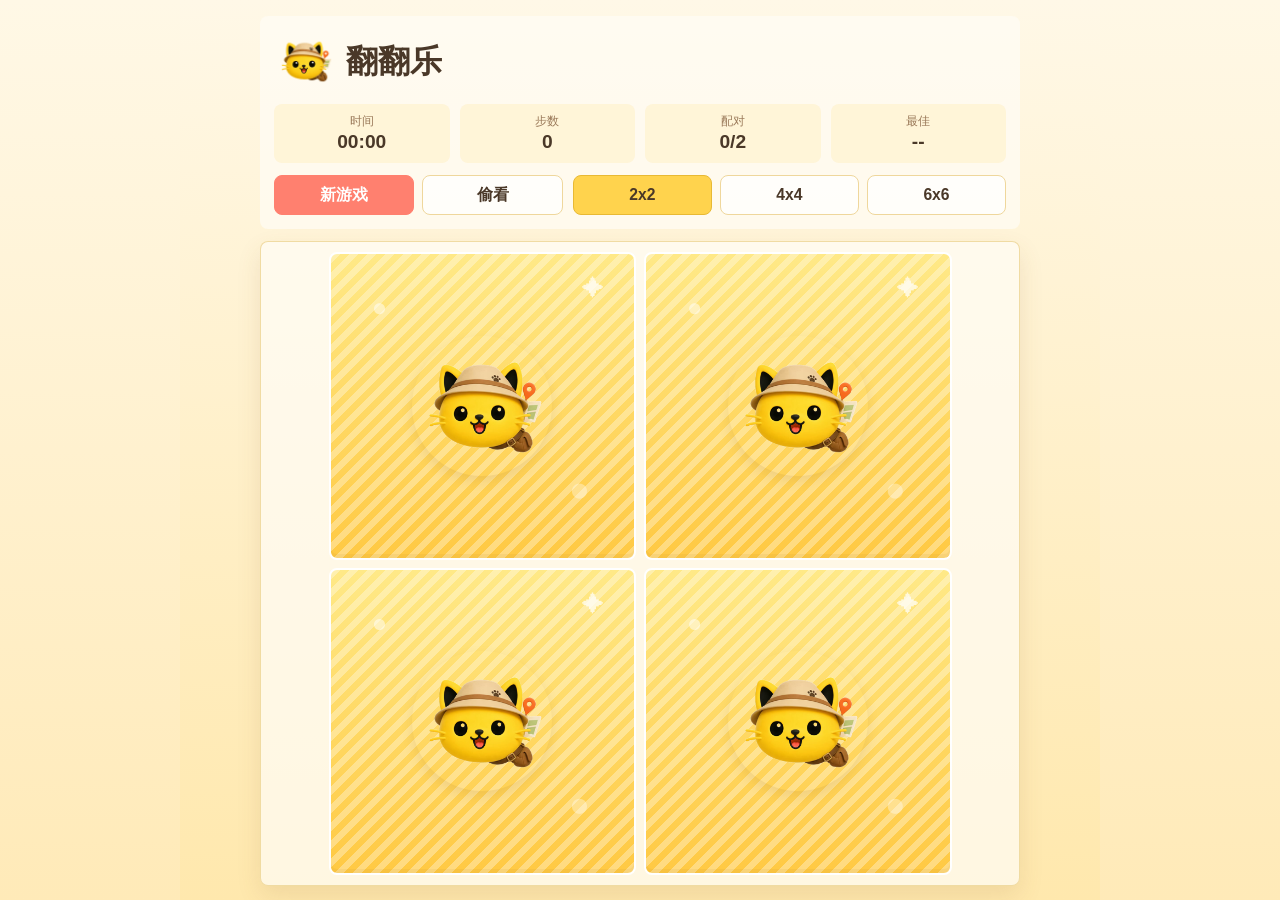
<file: index.html>
<!doctype html>
<html lang="zh-CN">
  <head>
    <meta charset="utf-8" />
    <meta name="viewport" content="width=device-width, initial-scale=1" />
    <title>Minerva Match</title>
    <link rel="preload" href="res/logo.png" as="image" fetchpriority="high" />
    <link rel="prefetch" href="res/nice.png" as="image" />
    <style>
      :root {
        color-scheme: light;
        --paper: #fff6dc;
        --paper-2: #fffdf6;
        --ink: #4a3828;
        --muted: #9a7959;
        --line: #efd79c;
        --coral: #ff806f;
        --gold: #ffd34d;
        --blue: #8cc8e9;
        --shadow: 0 10px 24px rgba(128, 89, 42, 0.12);
        --card-radius: 8px;
        --game-width: min(430px, 100%);
        --panel-width: min(430px, 100%);
        --board-size: 280px;
        --ui-scale: 1;
      }

      * {
        box-sizing: border-box;
      }

      html,
      body {
        height: 100%;
        overflow: hidden;
      }

      body {
        margin: 0;
        width: 100%;
        color: var(--ink);
        font-family: "Avenir Next", "PingFang SC", "Hiragino Sans GB", sans-serif;
        background: linear-gradient(180deg, #fff8e6 0%, #ffeab8 100%);
      }

      button,
      input,
      select {
        font: inherit;
      }

      button {
        border: 0;
        cursor: pointer;
      }

      button:disabled {
        cursor: not-allowed;
        opacity: 0.5;
      }

      .app {
        width: var(--game-width);
        max-width: 100%;
        height: 100svh;
        height: 100dvh;
        margin: 0 auto;
        padding: 6px 8px 8px;
        display: grid;
        grid-template-rows: auto minmax(0, 1fr);
        gap: 6px;
        align-items: start;
      }

      .topbar {
        display: grid;
        width: min(100%, var(--panel-width));
        min-width: 0;
        max-width: 100%;
        justify-self: center;
        gap: 6px;
        padding: 6px;
        border-radius: 8px;
        background: transparent;
        box-shadow: none;
      }

      .playbar {
        display: grid;
        grid-template-columns: 2fr 3fr;
        gap: 6px;
        min-width: 0;
        align-items: stretch;
      }

      .brand {
        display: flex;
        align-items: center;
        justify-content: flex-start;
        gap: 7px;
      }

      .mark {
        width: calc(42px * var(--ui-scale));
        height: calc(42px * var(--ui-scale));
        border: 0;
        border-radius: 0;
        background: url("res/logo.png") center / contain no-repeat;
        box-shadow: none;
      }

      h1 {
        margin: 0;
        font-family: "Avenir Next", "PingFang SC", "Hiragino Sans GB", sans-serif;
        font-size: calc(1.45rem * var(--ui-scale));
        line-height: 1;
        letter-spacing: 0;
        color: var(--ink);
      }

      .subtitle {
        display: none;
      }

      .status-strip {
        display: grid;
        grid-template-columns: repeat(4, minmax(0, 1fr));
        gap: calc(6px * var(--ui-scale));
        min-width: 0;
      }

      .meter {
        border: 0;
        background: rgba(255, 236, 183, 0.42);
        padding: calc(6px * var(--ui-scale)) calc(5px * var(--ui-scale)) calc(5px * var(--ui-scale));
        border-radius: 8px;
        min-width: 0;
        line-height: 1.2;
        text-align: center;
      }

      .meter span {
        display: block;
        color: var(--muted);
        font-size: calc(0.62rem * var(--ui-scale));
      }

      .meter strong {
        display: block;
        margin-top: 1px;
        font-size: calc(0.9rem * var(--ui-scale));
        color: #4a3828;
      }

      .board-wrap {
        position: relative;
        width: min(100%, var(--panel-width));
        min-width: 0;
        max-width: 100%;
        margin: 0 auto;
        padding: 6px;
        border: 1px solid rgba(239, 215, 156, 0.9);
        border-radius: 8px;
        background: rgba(255, 253, 246, 0.72);
        box-shadow: var(--shadow);
        overflow: hidden;
      }

      .board-wrap::before {
        display: none;
      }

      .board {
        position: relative;
        display: grid;
        grid-template-columns: repeat(var(--cols), minmax(0, 1fr));
        grid-template-rows: repeat(var(--cols), minmax(0, 1fr));
        width: var(--board-size);
        height: var(--board-size);
        margin: 0 auto;
        gap: 5px;
        z-index: 1;
      }

      .card {
        position: relative;
        min-width: 0;
        min-height: 0;
        border-radius: var(--card-radius);
        perspective: 900px;
      }

      .card-button {
        width: 100%;
        height: 100%;
        padding: 0;
        background: transparent;
        border-radius: var(--card-radius);
        transform-style: preserve-3d;
        transition: transform 260ms ease, filter 160ms ease;
      }

      .card:not(.matched):not(.flipped) .card-button:hover {
        filter: brightness(1.035) saturate(1.04);
        transform: translateY(-2px);
      }

      .card.flipped .card-button,
      .card.matched .card-button {
        transform: rotateY(180deg);
      }

      .card-face {
        position: absolute;
        inset: 0;
        display: grid;
        place-items: center;
        border-radius: var(--card-radius);
        backface-visibility: hidden;
        overflow: hidden;
      }

      .card-back {
        border: 2px solid #ffffff;
        background:
          linear-gradient(135deg, rgba(255, 255, 255, 0.32) 25%, transparent 25% 50%, rgba(255, 255, 255, 0.32) 50% 75%, transparent 75%),
          radial-gradient(circle at 16% 18%, rgba(255, 255, 255, 0.5) 0 5px, transparent 6px),
          radial-gradient(circle at 82% 78%, rgba(255, 255, 255, 0.35) 0 7px, transparent 8px),
          linear-gradient(180deg, #ffe987, #ffc943);
        background-size: 18px 18px, auto, auto, auto;
        box-shadow: inset 0 -4px 0 rgba(170, 111, 28, 0.08);
      }

      .card-back::after {
        content: "";
        width: 46%;
        aspect-ratio: 1;
        display: grid;
        place-items: center;
        border-radius: 999px;
        background: url("res/logo.png") center / contain no-repeat;
        box-shadow: 0 5px 12px rgba(128, 89, 42, 0.12);
      }

      .card-back::before {
        content: "✦";
        position: absolute;
        top: 8%;
        right: 10%;
        color: rgba(255, 255, 255, 0.72);
        font-size: clamp(0.8rem, 3vw, 1.4rem);
        line-height: 1;
      }

      .card-front {
        border: 2px solid #ffffff;
        background: var(--paper-2);
        transform: rotateY(180deg);
      }

      .card-front img {
        width: 100%;
        height: 100%;
        object-fit: cover;
        border-radius: 6px;
        display: block;
      }

      .card.matched .card-front {
        border-color: #ffd34d;
        box-shadow: 0 0 0 2px rgba(255, 211, 77, 0.35);
      }

      .control {
        display: grid;
        gap: 0;
        min-width: 0;
      }

      .control label {
        display: none;
      }

      .segmented {
        display: grid;
        grid-template-columns: repeat(3, 1fr);
        gap: 4px;
        min-width: 0;
      }

      .chip,
      .action {
        min-height: calc(30px * var(--ui-scale));
        border-radius: 8px;
        border: 1px solid var(--line);
        background: rgba(255, 255, 255, 0.76);
        color: var(--ink);
        display: grid;
        place-items: center;
        min-width: 0;
        overflow: hidden;
        white-space: nowrap;
        text-align: center;
        font-size: calc(0.84rem * var(--ui-scale));
        font-weight: 700;
        transition: transform 150ms ease, background 150ms ease, border-color 150ms ease;
      }

      .chip:hover,
      .action:hover {
        transform: translateY(-1px);
        border-color: var(--coral);
      }

      .chip.active {
        color: var(--ink);
        background: var(--gold);
        border-color: #e8b934;
      }

      .action.primary {
        color: #ffffff;
        background: var(--coral);
        border-color: var(--coral);
        font-weight: 700;
      }

      .actions {
        display: grid;
        grid-template-columns: 1fr 1fr;
        gap: 5px;
        min-width: 0;
      }

      .win-layer {
        position: absolute;
        inset: 0;
        display: none;
        place-items: center;
        z-index: 5;
        background: rgba(255, 248, 230, 0.84);
        backdrop-filter: blur(5px);
      }

      .win-layer.show {
        display: grid;
      }

      .win-box {
        width: min(calc(var(--board-size) - 24px), calc(280px * var(--ui-scale)), calc(100% - 24px));
        border: 1px solid var(--line);
        border-radius: 8px;
        padding: calc(16px * var(--ui-scale));
        background: var(--paper-2);
        box-shadow: 0 12px 28px rgba(128, 89, 42, 0.18);
        text-align: center;
      }

      .win-image {
        width: min(calc(140px * var(--ui-scale)), 58%);
        aspect-ratio: 1;
        margin: 0 auto calc(8px * var(--ui-scale));
        object-fit: contain;
        display: block;
      }

      .win-box h2 {
        margin: 0 0 6px;
        font-family: "Avenir Next", "PingFang SC", "Hiragino Sans GB", sans-serif;
        font-size: calc(1.8rem * var(--ui-scale));
        color: var(--coral);
      }

      .win-box p {
        margin: 0 0 calc(14px * var(--ui-scale));
        color: var(--muted);
        font-size: calc(0.95rem * var(--ui-scale));
      }

      .win-box .action {
        width: min(calc(190px * var(--ui-scale)), 100%);
        margin: 0 auto;
      }

      .burst {
        position: fixed;
        width: 9px;
        height: 18px;
        pointer-events: none;
        opacity: 0;
        animation: fall 900ms ease-out forwards;
      }

      @keyframes fall {
        0% {
          opacity: 1;
          transform: translate3d(0, 0, 0) rotate(0deg);
        }
        100% {
          opacity: 0;
          transform: translate3d(var(--dx), var(--dy), 0) rotate(280deg);
        }
      }

      @media (max-width: 640px) {
        .app {
          width: 100%;
          padding: 6px 8px 8px;
        }

        .mark {
          width: calc(40px * var(--ui-scale));
          height: calc(40px * var(--ui-scale));
        }

        h1 {
          font-size: calc(1.35rem * var(--ui-scale));
        }

        .board-wrap {
          padding: 6px;
        }

        .board {
          gap: 4px;
        }
      }

      @media (min-width: 760px) {
        .app {
          width: var(--game-width);
          padding: calc(16px * var(--ui-scale));
          grid-template-columns: 1fr;
          grid-template-rows: auto minmax(0, 1fr);
          gap: calc(12px * var(--ui-scale));
          align-items: start;
          background: linear-gradient(180deg, #fff8e7 0%, #ffe8ad 100%);
        }

        .topbar {
          width: min(100%, var(--panel-width));
          gap: calc(12px * var(--ui-scale));
          padding: calc(14px * var(--ui-scale));
          background: rgba(255, 253, 246, 0.72);
        }

        .brand {
          justify-content: flex-start;
          gap: calc(10px * var(--ui-scale));
        }

        .mark {
          width: calc(62px * var(--ui-scale));
          height: calc(62px * var(--ui-scale));
        }

        h1 {
          font-size: calc(2rem * var(--ui-scale));
        }

        .status-strip {
          grid-template-columns: repeat(4, 1fr);
          gap: calc(10px * var(--ui-scale));
        }

        .meter {
          padding: calc(10px * var(--ui-scale)) calc(8px * var(--ui-scale));
        }

        .meter span {
          font-size: calc(0.78rem * var(--ui-scale));
        }

        .meter strong {
          font-size: calc(1.2rem * var(--ui-scale));
        }

        .playbar {
          grid-template-columns: 2fr 3fr;
          gap: calc(10px * var(--ui-scale));
        }

        .actions {
          gap: calc(8px * var(--ui-scale));
        }

        .segmented {
          gap: calc(8px * var(--ui-scale));
        }

        .chip,
        .action {
          min-height: calc(40px * var(--ui-scale));
          font-size: calc(0.98rem * var(--ui-scale));
        }

        .board-wrap {
          width: min(100%, var(--panel-width));
          justify-self: center;
          padding: calc(10px * var(--ui-scale));
        }

        .board {
          width: var(--board-size);
          height: var(--board-size);
          margin: 0 auto;
        }

        .board {
          gap: calc(8px * var(--ui-scale));
        }
      }
    </style>
  </head>
  <body>
    <main class="app">
      <header class="topbar">
        <div class="brand">
          <div class="mark" aria-hidden="true"></div>
          <div>
            <h1>翻翻乐</h1>
            <p class="subtitle">翻开两张牌，找到相同图片。越少步数越漂亮。</p>
          </div>
        </div>

        <section class="status-strip" aria-label="游戏数据">
          <div class="meter">
            <span>时间</span>
            <strong id="time">00:00</strong>
          </div>
          <div class="meter">
            <span>步数</span>
            <strong id="moves">0</strong>
          </div>
          <div class="meter">
            <span>配对</span>
            <strong id="pairs">0/2</strong>
          </div>
          <div class="meter">
            <span>最佳</span>
            <strong id="best">--</strong>
          </div>
        </section>

        <section class="playbar" aria-label="游戏控制">
          <div class="actions">
            <button class="action primary" id="newGame">新游戏</button>
            <button class="action" id="peek">偷看</button>
          </div>
          <div class="control">
            <div class="segmented" id="sizeControls">
              <button class="chip active" data-size="4">2x2</button>
              <button class="chip" data-size="16">4x4</button>
              <button class="chip" data-size="36">6x6</button>
            </div>
          </div>
        </section>
      </header>

      <section class="board-wrap" aria-label="翻翻乐棋盘">
        <div id="board" class="board"></div>
        <div id="winLayer" class="win-layer" role="dialog" aria-modal="true" aria-labelledby="winTitle">
          <div class="win-box">
            <img class="win-image" src="res/nice.png" alt="" />
            <h2 id="winTitle">真棒！</h2>
            <p id="winText"></p>
            <button class="action primary" id="playAgain">再来一局</button>
          </div>
        </div>
      </section>
    </main>

    <script>
      const CONFIG = {
        assetCount: 17,
        assetPattern: "assets/card-{id}.jpg?v=2",
        assetDigits: 3,
        flipBackDelay: 720,
        winDialogDelay: 1000,
        peekDuration: 2000,
        minBoardSize: 120,
        minPanelWidth: 180,
        h5Breakpoint: 760,
        layout: {
          h5: {
            maxGameWidth: 430,
            maxPanelWidth: 430,
            outerMargin: 0,
            boardPadding: 12,
            scaleBase: 360,
          },
          web: {
            maxGameWidth: 920,
            maxPanelWidth: 760,
            outerMargin: 64,
            boardPadding: 20,
            scaleBase: 560,
          },
        },
      };

      const assets = Array.from({ length: CONFIG.assetCount }, (_, index) => {
        const id = String(index + 1).padStart(CONFIG.assetDigits, "0");
        return CONFIG.assetPattern.replace("{id}", id);
      });
      const placeholderImage =
        "[data-uri]";
      const imageCache = new Set();
      let allAssetsWarmupStarted = false;

      const els = {
        root: document.documentElement,
        app: document.querySelector(".app"),
        topbar: document.querySelector(".topbar"),
        board: document.querySelector("#board"),
        time: document.querySelector("#time"),
        moves: document.querySelector("#moves"),
        pairs: document.querySelector("#pairs"),
        best: document.querySelector("#best"),
        winLayer: document.querySelector("#winLayer"),
        winText: document.querySelector("#winText"),
        newGame: document.querySelector("#newGame"),
        playAgain: document.querySelector("#playAgain"),
        peek: document.querySelector("#peek"),
        sizeControls: document.querySelector("#sizeControls"),
      };

      const state = {
        size: 4,
        cards: [],
        opened: [],
        locked: false,
        moves: 0,
        matched: 0,
        startedAt: null,
        timer: null,
        elapsed: 0,
        peeking: false,
      };

      function startGame() {
        stopTimer();
        Object.assign(state, {
          cards: buildDeck(),
          opened: [],
          locked: false,
          moves: 0,
          matched: 0,
          startedAt: null,
          elapsed: 0,
          peeking: false,
        });
        els.winLayer.classList.remove("show");
        renderStats();
        renderBoard();
        warmDeckImages();
        warmAllAssetsWhenIdle();
        updateLayout();
      }

      function buildDeck() {
        const pairCount = state.size / 2;
        const pool = getImagePool(pairCount);
        const deck = [];

        for (let index = 0; index < pairCount; index += 1) {
          const image = pool[index % pool.length];
          deck.push({ id: `${image}-a`, pairId: image, image, matched: false });
          deck.push({ id: `${image}-b`, pairId: image, image, matched: false });
        }

        return shuffle(deck);
      }

      function getImagePool(count) {
        const shuffledAssets = shuffle(assets);
        return Array.from({ length: count }, (_, index) => shuffledAssets[index % shuffledAssets.length]);
      }

      function renderBoard() {
        const cols = Math.sqrt(state.size);
        els.board.style.setProperty("--cols", cols);
        els.board.innerHTML = state.cards.map(renderCard).join("");
        els.board.querySelectorAll(".card-button").forEach((button) => {
          button.addEventListener("click", () => flipCard(Number(button.closest(".card").dataset.index)));
        });
        updateLayout();
      }

      function renderCard(card, index) {
        return `
          <article class="card${card.matched ? " matched" : ""}" data-index="${index}">
            <button class="card-button" aria-label="第 ${index + 1} 张牌">
              <span class="card-face card-back"></span>
              <span class="card-face card-front">
                <img src="${placeholderImage}" data-src="${card.image}" alt="" draggable="false" decoding="async" />
              </span>
            </button>
          </article>
        `;
      }

      function flipCard(index) {
        if (state.locked || state.peeking) return;

        const card = state.cards[index];
        const cardEl = getCardEl(index);
        if (!card || card.matched || cardEl.classList.contains("flipped")) return;

        ensureTimer();
        loadCardImage(cardEl);
        cardEl.classList.add("flipped");
        state.opened.push(index);

        if (state.opened.length === 2) checkOpenedCards();
      }

      function checkOpenedCards() {
        state.moves += 1;
        const [firstIndex, secondIndex] = state.opened;
        const first = state.cards[firstIndex];
        const second = state.cards[secondIndex];
        renderStats();

        if (first.pairId === second.pairId) {
          markPairMatched(firstIndex, secondIndex);
          return;
        }

        state.locked = true;
        window.setTimeout(() => closePair(firstIndex, secondIndex), CONFIG.flipBackDelay);
      }

      function markPairMatched(firstIndex, secondIndex) {
        state.cards[firstIndex].matched = true;
        state.cards[secondIndex].matched = true;
        state.matched += 1;
        getCardEl(firstIndex).classList.add("matched");
        getCardEl(secondIndex).classList.add("matched");
        state.opened = [];

        if (isGameComplete()) window.setTimeout(finishGame, CONFIG.winDialogDelay);
      }

      function closePair(firstIndex, secondIndex) {
        getCardEl(firstIndex).classList.remove("flipped");
        getCardEl(secondIndex).classList.remove("flipped");
        state.opened = [];
        state.locked = false;
      }

      function peekCards() {
        if (state.locked || state.peeking) return;

        ensureTimer();
        state.peeking = true;
        els.board.querySelectorAll(".card:not(.matched)").forEach((card) => {
          loadCardImage(card);
          card.classList.add("flipped");
        });
        window.setTimeout(() => {
          els.board.querySelectorAll(".card:not(.matched)").forEach((card) => card.classList.remove("flipped"));
          state.opened.forEach((index) => getCardEl(index).classList.add("flipped"));
          state.peeking = false;
        }, CONFIG.peekDuration);
      }

      function finishGame() {
        stopTimer();
        const currentBest = Number(localStorage.getItem(bestKey()));
        if (!currentBest || state.moves < currentBest) {
          localStorage.setItem(bestKey(), String(state.moves));
        }
        renderStats();
        els.winText.textContent = `用时 ${formatTime(state.elapsed)}，共 ${state.moves} 步。`;
        els.winLayer.classList.add("show");
        celebrate();
      }

      function renderStats() {
        els.time.textContent = formatTime(state.elapsed);
        els.moves.textContent = state.moves;
        els.pairs.textContent = `${state.matched}/${state.size / 2}`;
        els.best.textContent = getBestLabel();
      }

      function ensureTimer() {
        if (state.timer) return;
        state.startedAt = Date.now() - state.elapsed * 1000;
        state.timer = window.setInterval(() => {
          state.elapsed = Math.floor((Date.now() - state.startedAt) / 1000);
          renderStats();
        }, 500);
      }

      function stopTimer() {
        if (state.timer) window.clearInterval(state.timer);
        state.timer = null;
      }

      function warmDeckImages() {
        const deckImages = [...new Set(state.cards.map((card) => card.image))];
        warmImages(deckImages);
      }

      function warmAllAssetsWhenIdle() {
        if (allAssetsWarmupStarted) return;
        allAssetsWarmupStarted = true;
        runWhenIdle(() => warmImages(["res/nice.png", ...assets]));
      }

      function warmImages(images) {
        images.forEach((src) => {
          if (imageCache.has(src)) return;
          const image = new Image();
          image.decoding = "async";
          image.src = src;
          image.decode?.().catch(() => undefined);
          imageCache.add(src);
        });
      }

      function loadCardImage(cardEl) {
        const image = cardEl.querySelector("img[data-src]");
        if (!image || image.src.endsWith(image.dataset.src)) return;
        image.src = image.dataset.src;
        image.removeAttribute("data-src");
      }

      function runWhenIdle(callback) {
        if ("requestIdleCallback" in window) {
          window.requestIdleCallback(callback, { timeout: 1800 });
          return;
        }
        window.setTimeout(callback, 800);
      }

      function registerServiceWorker() {
        if (!("serviceWorker" in navigator) || !/^https?:$/.test(window.location.protocol)) return;
        window.addEventListener("load", () => {
          navigator.serviceWorker.register("./sw.js").catch(() => undefined);
        });
      }

      function updateLayout() {
        const viewport = window.visualViewport;
        const viewportWidth = viewport ? viewport.width : window.innerWidth;
        const viewportHeight = viewport ? viewport.height : window.innerHeight;
        const isWebLayout = viewportWidth >= CONFIG.h5Breakpoint;
        const layout = isWebLayout ? CONFIG.layout.web : CONFIG.layout.h5;
        const gameWidth = clamp(viewportWidth - layout.outerMargin, 220, layout.maxGameWidth);
        setCssVar("--game-width", `${Math.floor(gameWidth)}px`);

        const appStyles = window.getComputedStyle(els.app);
        const appPaddingX = parseFloat(appStyles.paddingLeft) + parseFloat(appStyles.paddingRight);
        const contentWidth = Math.max(CONFIG.minPanelWidth, gameWidth - appPaddingX);
        const preferredPanelWidth = gameWidth - (isWebLayout ? 32 : 0);
        const panelWidth = clamp(Math.min(contentWidth, preferredPanelWidth), CONFIG.minPanelWidth, layout.maxPanelWidth);

        setCssVar("--panel-width", `${Math.floor(panelWidth)}px`);

        measureBoardSize({ panelWidth, viewportHeight, layout });
      }

      function measureBoardSize({ panelWidth, viewportHeight, layout }) {
        window.requestAnimationFrame(() => {
          const boardSize = calculateBoardSize(panelWidth, viewportHeight, layout);
          applyBoardMetrics(boardSize, layout.scaleBase);

          window.requestAnimationFrame(() => {
            const finalBoardSize = calculateBoardSize(panelWidth, viewportHeight, layout);
            applyBoardMetrics(finalBoardSize, layout.scaleBase);
          });
        });
      }

      function calculateBoardSize(panelWidth, viewportHeight, layout) {
        const appStyles = window.getComputedStyle(els.app);
        const paddingY = parseFloat(appStyles.paddingTop) + parseFloat(appStyles.paddingBottom);
        const gap = parseFloat(appStyles.rowGap || appStyles.gap) || 0;
        const topbarHeight = els.topbar.getBoundingClientRect().height;
        const availableHeight = viewportHeight - paddingY - gap - topbarHeight;
        return Math.floor(Math.max(CONFIG.minBoardSize, Math.min(panelWidth - layout.boardPadding, availableHeight - layout.boardPadding)));
      }

      function applyBoardMetrics(boardSize, scaleBase) {
        const uiScale = clamp(boardSize / scaleBase, 0.68, 1);
        setCssVar("--ui-scale", uiScale.toFixed(3));
        setCssVar("--board-size", `${boardSize}px`);
      }

      function bindEvents() {
        els.newGame.addEventListener("click", startGame);
        els.playAgain.addEventListener("click", startGame);
        els.peek.addEventListener("click", peekCards);
        els.sizeControls.addEventListener("click", changeSize);
        window.addEventListener("resize", updateLayout);
        window.visualViewport?.addEventListener("resize", updateLayout);
        window.visualViewport?.addEventListener("scroll", updateLayout);
        registerServiceWorker();
      }

      function changeSize(event) {
        const button = event.target.closest("button[data-size]");
        if (!button) return;

        els.sizeControls.querySelectorAll(".chip").forEach((chip) => chip.classList.remove("active"));
        button.classList.add("active");
        state.size = Number(button.dataset.size);
        startGame();
      }

      function celebrate() {
        const palette = ["#d94e38", "#16756b", "#315f8d", "#d8a13a", "#28231d"];
        for (let index = 0; index < 38; index += 1) {
          const bit = document.createElement("span");
          bit.className = "burst";
          bit.style.left = `${45 + Math.random() * 10}%`;
          bit.style.top = `${35 + Math.random() * 10}%`;
          bit.style.background = palette[index % palette.length];
          bit.style.setProperty("--dx", `${Math.random() * 360 - 180}px`);
          bit.style.setProperty("--dy", `${Math.random() * 280 + 90}px`);
          bit.style.animationDelay = `${Math.random() * 120}ms`;
          document.body.appendChild(bit);
          window.setTimeout(() => bit.remove(), 1100);
        }
      }

      function getCardEl(index) {
        return els.board.querySelector(`.card[data-index="${index}"]`);
      }

      function isGameComplete() {
        return state.matched === state.size / 2;
      }

      function getBestLabel() {
        const best = Number(localStorage.getItem(bestKey()));
        return best ? `${best}步` : "--";
      }

      function bestKey() {
        return `minerva-match-best-${state.size}`;
      }

      function formatTime(totalSeconds) {
        const minutes = String(Math.floor(totalSeconds / 60)).padStart(2, "0");
        const seconds = String(totalSeconds % 60).padStart(2, "0");
        return `${minutes}:${seconds}`;
      }

      function shuffle(items) {
        const next = [...items];
        for (let index = next.length - 1; index > 0; index -= 1) {
          const swapIndex = Math.floor(Math.random() * (index + 1));
          [next[index], next[swapIndex]] = [next[swapIndex], next[index]];
        }
        return next;
      }

      function clamp(value, min, max) {
        return Math.max(min, Math.min(max, value));
      }

      function setCssVar(name, value) {
        els.root.style.setProperty(name, value);
      }

      bindEvents();
      startGame();
    </script>
  </body>
</html>
</file>
